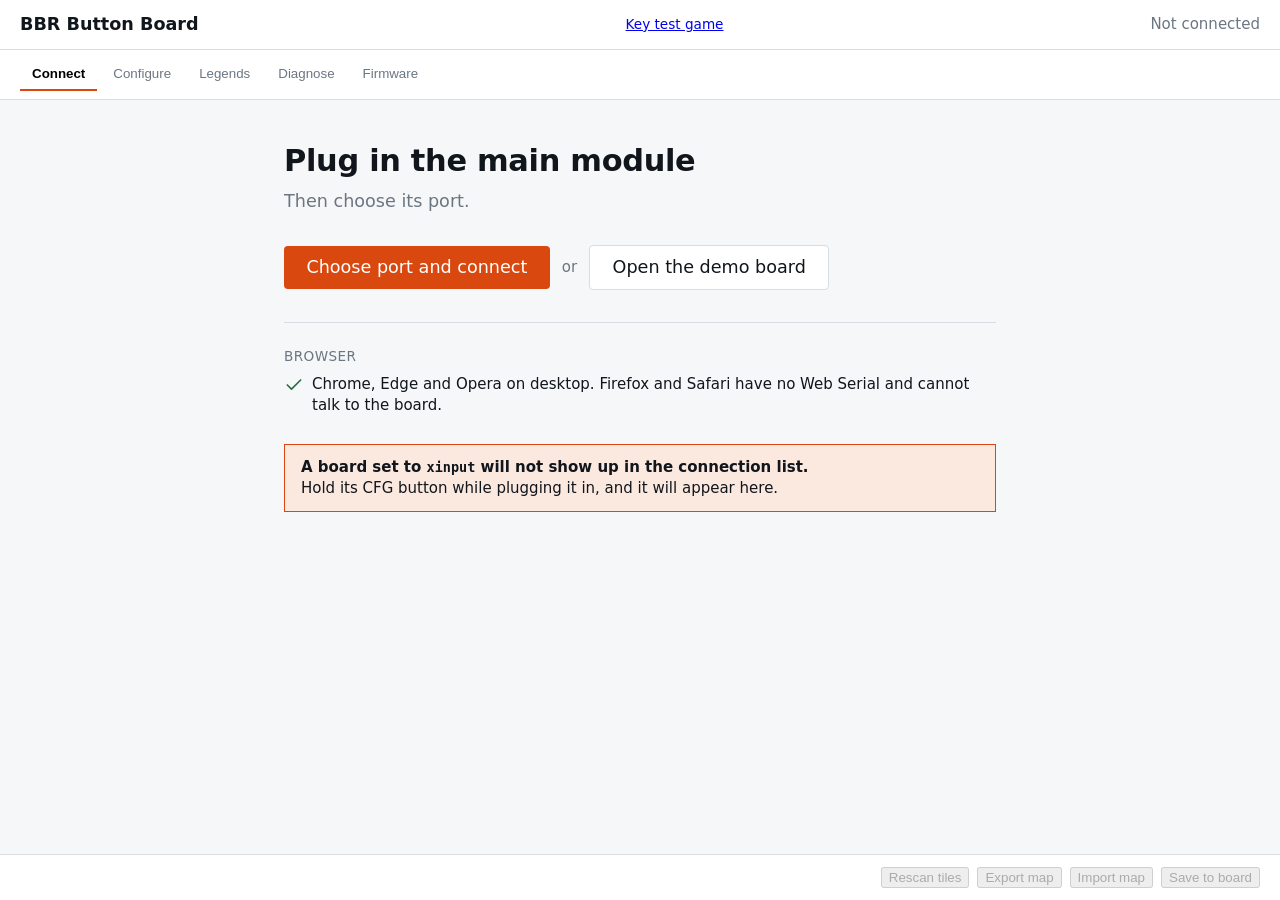
<file: index.html>
<!doctype html>
<html lang="en">
<head>
<meta charset="utf-8">
<meta name="viewport" content="width=device-width,initial-scale=1">
<title>BBR Button Board</title>
<link rel="icon" href="favicon.ico" sizes="any">
<link rel="icon" href="favicon.svg" type="image/svg+xml">
<link rel="apple-touch-icon" href="apple-touch-icon.png">
<link rel="stylesheet" href="src/style.css">
</head>
<body>
<header>
  <h1>BBR Button Board</h1>
  <a class="small" href="game.html" title="A running game that reads the board as a gamepad: a quick test of every key">Key test game</a>
  <div id="status" class="status">Not connected</div>
</header>

<p id="unsupported" class="notice" hidden>
  This page needs Web Serial, which is available in Chrome, Edge and Opera on
  desktop. It will not work in Firefox or Safari.
</p>

<nav id="tabs">
  <button data-screen="connect" class="active">Connect</button>
  <button data-screen="configure" disabled>Configure</button>
  <button data-screen="legends" disabled>Legends</button>
  <button data-screen="diagnose" disabled>Diagnose</button>
  <button data-screen="firmware" disabled>Firmware</button>
</nav>

<main id="screen"></main>

<footer>
  <span id="dirty" hidden>Unsaved changes</span>
  <span class="footer-actions">
    <button id="rescan" disabled title="Have the main module find every tile on the bus again. Buttons read released for a moment and display tiles clear.">Rescan tiles</button>
    <button id="map-export" disabled title="Download the board's map as a JSON file">Export map</button>
    <button id="map-import" disabled title="Replace the board's map with one from a file">Import map</button>
    <input id="map-import-file" type="file" accept=".json,application/json" hidden>
    <button id="save" disabled>Save to board</button>
  </span>
</footer>

<script type="module" src="src/app.js"></script>
</body>
</html>
</file>
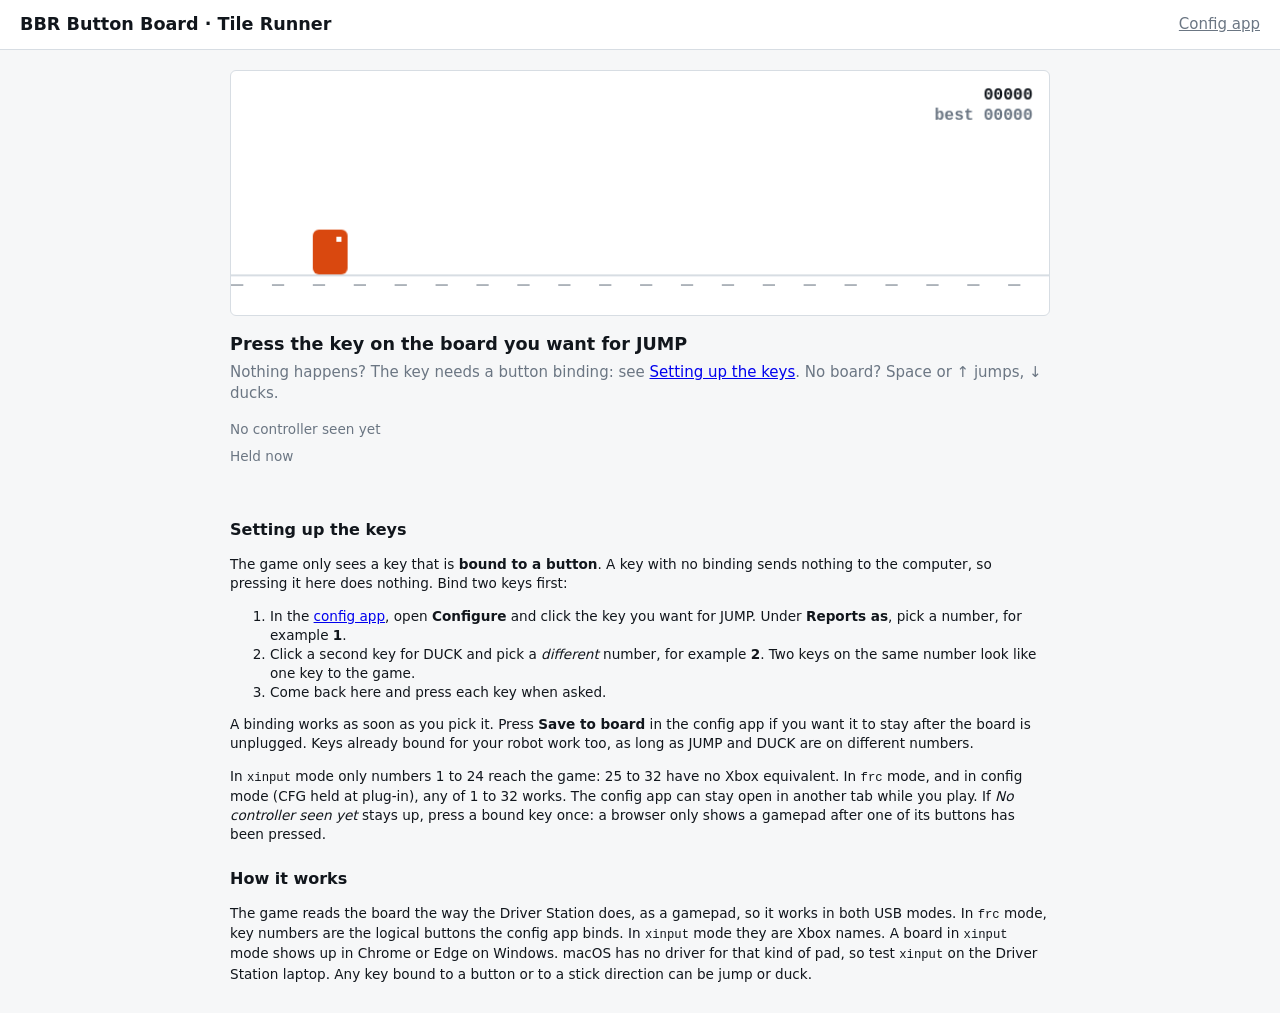
<file: game.html>
<!doctype html>
<html lang="en">
<head>
<meta charset="utf-8">
<meta name="viewport" content="width=device-width,initial-scale=1">
<title>Tile Runner</title>
<link rel="icon" href="favicon.ico" sizes="any">
<link rel="icon" href="favicon.svg" type="image/svg+xml">
<link rel="apple-touch-icon" href="apple-touch-icon.png">
<link rel="stylesheet" href="src/style.css">
<style>
  body { overflow:auto; height:auto; min-height:100vh; }
  .game { padding:1.25rem; max-width:860px; margin:0 auto; width:100%; }
  #field { display:block; width:100%; aspect-ratio:800/240; background:var(--surface); border:1px solid var(--rule); border-radius:6px; }
  #prompt { font-size:1.1rem; font-weight:600; margin:1rem 0 .25rem; min-height:1.5em; }
  #detail { color:var(--muted); margin:0 0 1rem; min-height:1.4em; }
  .bar { display:flex; gap:1rem; flex-wrap:wrap; align-items:center; margin:.5rem 0; }
  .held { display:flex; gap:.35rem; flex-wrap:wrap; min-height:1.8rem; }
  .held .chip.down { background:var(--accent); border-color:var(--accent); color:#fff; }
  #report table { max-width:520px; margin:.5rem 0; }
  header a { color:var(--muted); }
</style>
</head>
<body>
<header>
  <h1>BBR Button Board · Tile Runner</h1>
  <a href="./">Config app</a>
</header>

<div class="game">
  <canvas id="field" width="800" height="240" aria-label="Tile Runner game"></canvas>
  <p id="prompt">Press the key on the board you want for JUMP</p>
  <p id="detail">Nothing happens? The key needs a button binding: see <a href="#keys">Setting up the keys</a>. No board? Space or ↑ jumps, ↓ ducks.</p>

  <div class="bar">
    <span id="pad" class="muted small">No controller seen yet</span>
    <button id="rebind" hidden>Choose keys again</button>
  </div>
  <div class="small muted">Held now</div>
  <div id="held" class="held"></div>

  <h2 id="keys">Setting up the keys</h2>
  <p class="small">The game only sees a key that is <strong>bound to a button</strong>. A key with no binding sends
    nothing to the computer, so pressing it here does nothing. Bind two keys first:</p>
  <ol class="small">
    <li>In the <a href="./">config app</a>, open <strong>Configure</strong> and click the key you want for JUMP.
      Under <strong>Reports as</strong>, pick a number, for example <strong>1</strong>.</li>
    <li>Click a second key for DUCK and pick a <em>different</em> number, for example <strong>2</strong>. Two
      keys on the same number look like one key to the game.</li>
    <li>Come back here and press each key when asked.</li>
  </ol>
  <p class="small">A binding works as soon as you pick it. Press <strong>Save to board</strong> in the config app if you
    want it to stay after the board is unplugged. Keys already bound for your robot work too, as long as JUMP and
    DUCK are on different numbers.</p>
  <p class="small">In <code>xinput</code> mode only numbers 1 to 24 reach the game: 25 to 32 have no Xbox
    equivalent. In <code>frc</code> mode, and in config mode (CFG held at plug-in), any of 1 to 32 works. The
    config app can stay open in another tab while you play. If <em>No controller seen yet</em> stays up, press a
    bound key once: a browser only shows a gamepad after one of its buttons has been pressed.</p>

  <div id="report" hidden>
    <h2>Last run</h2>
    <table id="report-table"></table>
    <p class="small muted">A fast repeat is two presses of one key less than 60 ms apart. Nobody does that on
      purpose, so any at all means a switch is bouncing past its debounce or a lead is dropping out. Raise that
      tile's debounce in the config app, or check its cable.</p>
  </div>

  <h2>How it works</h2>
  <p class="small">The game reads the board the way the Driver Station does, as a gamepad, so it works in both
    USB modes. In <code>frc</code> mode, key numbers are the logical buttons the config app binds. In
    <code>xinput</code> mode they are Xbox names. A board in <code>xinput</code> mode shows up in Chrome or
    Edge on Windows. macOS has no driver for that kind of pad, so test <code>xinput</code> on the Driver
    Station laptop. Any key bound to a button or to a stick direction can be jump or duck.</p>
</div>

<script type="module" src="src/game.js"></script>
</body>
</html>
</file>
<file: src/style.css>
:root { --ink:#11161C; --muted:#6B7683; --rule:#D7DDE3; --accent:#D9480F; --ok:#2C6E49; --risk:#A32B2B; --bg:#F6F7F8; --surface:#fff; }
* { box-sizing: border-box; }
body { margin:0; font:15px/1.4 system-ui, sans-serif; color:var(--ink); background:var(--bg); height:100vh; overflow:hidden; display:flex; flex-direction:column; }
main { flex:1 1 auto; min-height:0; overflow:auto; }
header, footer { display:flex; align-items:center; justify-content:space-between; padding:.75rem 1.25rem; background:var(--surface); border-bottom:1px solid var(--rule); }
footer { border-top:1px solid var(--rule); border-bottom:0; position:sticky; bottom:0; }
.footer-actions { display:flex; gap:.5rem; margin-left:auto; }
h1 { font-size:1.1rem; margin:0; }
.status { color:var(--muted); font-variant-numeric:tabular-nums; }
.status.ok { color:var(--ok); }
.status.fault { color:var(--risk); }
.notice { margin:1rem 1.25rem; padding:.75rem 1rem; border:1px solid var(--accent); background:#FBE9E0; }
nav { display:flex; gap:.25rem; padding:.5rem 1.25rem; border-bottom:1px solid var(--rule); background:var(--surface); }
nav button { border:0; background:none; padding:.5rem .75rem; cursor:pointer; border-bottom:2px solid transparent; }
nav button.active { border-bottom-color:var(--accent); font-weight:600; }
nav button:disabled { color:var(--muted); cursor:default; }
main { padding:1.25rem; max-width:1000px; }
table { border-collapse:collapse; width:100%; background:var(--surface); }
th, td { text-align:left; padding:.4rem .6rem; border-bottom:1px solid var(--rule); font-variant-numeric:tabular-nums; }
th { color:var(--muted); font-weight:500; font-size:.85rem; }
code, .mono { font-family: ui-monospace, Menlo, monospace; font-size:.9em; }
button.primary { background:var(--accent); color:#fff; border:0; padding:.5rem 1rem; border-radius:4px; cursor:pointer; }
button.primary:disabled { opacity:.5; cursor:default; }
.key { display:inline-block; width:1.4rem; height:1.4rem; line-height:1.4rem; text-align:center; border:1px solid var(--rule); border-radius:3px; margin:1px; font-size:.75rem; }
.key.wide { width:2rem; cursor:pointer; background:var(--surface); }
.key.wide:hover { border-color:var(--accent); color:var(--accent); }
.key.down { background:var(--accent); color:#fff; border-color:var(--accent); }
.group { display:flex; gap:.4rem; flex-wrap:wrap; align-items:center; }
.chip { border:1px solid var(--rule); border-radius:999px; padding:.1rem .5rem; font-size:.85rem; background:var(--surface); }
.chip button { border:0; background:none; cursor:pointer; color:var(--muted); }
.lost { color:var(--risk); }
.log { background:#111; color:#ddd; padding:.75rem; height:12rem; overflow:auto; white-space:pre-wrap; overflow-wrap:anywhere; }

/* ---- shared bits the new screens lean on ---- */
.muted { color:var(--muted); }
.small { font-size:.85rem; }
.grow { flex-grow:1; }
h2 { font-size:1rem; margin:1.5rem 0 .5rem; }
h2:first-child { margin-top:0; }
.notice.risk { border-color:var(--risk); background:#FBEAEA; }
.chip.sel { border-color:var(--accent); background:#FBE9E0; }
main.wide { padding:0; max-width:none; overflow:hidden; }
.benchbar { display:flex; gap:.5rem; align-items:center; flex-wrap:wrap; }
.benchbar input { width:5.5rem; }

/* ---- Configure: chain · tile · inspector ---- */
.cfg { display:flex; align-items:stretch; height:100%; }
.cfg-rail { width:244px; flex-shrink:0; background:var(--surface); border-right:1px solid var(--rule); display:flex; flex-direction:column; overflow:auto; }
.rail-title, .insp-title { font-size:.85rem; color:var(--muted); font-weight:500; text-transform:uppercase; letter-spacing:.03em; }
.rail-title { padding:.9rem 1rem .5rem; }
.rail-list { display:flex; flex-direction:column; gap:.4rem; padding:0 .75rem; }
.rail-foot { padding:.75rem 1rem; border-top:1px solid var(--rule); font-size:.85rem; margin-top:auto; }

.tilecard { text-align:left; width:100%; font:inherit; color:inherit; border:1px solid var(--rule); background:var(--surface); border-radius:4px; padding:.6rem .75rem; cursor:pointer; }
.tilecard.sel { border-color:var(--accent); background:#FBE9E0; }
.tilecard.lost { border-color:var(--risk); }
.tilecard-top { display:flex; justify-content:space-between; align-items:baseline; gap:.5rem; }
.tilecard-name { font-weight:600; }
.tilecard-sub { font-size:.85rem; }
.tilecard-dots { display:flex; gap:3px; flex-wrap:wrap; margin-top:.5rem; }
.dot { width:12px; height:12px; border:1px solid var(--rule); background:var(--surface); }
.dot.bound { border-color:var(--accent); background:var(--accent); }
.dot.down { outline:2px solid var(--ink); outline-offset:1px; }

.cfg-canvas { flex-grow:1; min-width:0; padding:1.25rem 1.5rem; display:flex; flex-direction:column; overflow:auto; }
.cfg-head { display:flex; justify-content:space-between; align-items:baseline; gap:1rem; }
.cfg-head h2 { margin:0; font-size:1.1rem; }
.tilename { display:flex; align-items:center; gap:.5rem; flex-wrap:wrap; margin:.35rem 0 0; font-size:.85rem; }
.tilename input { font:inherit; color:var(--ink); background:var(--surface); border:1px solid var(--rule); border-radius:3px; padding:.2rem .4rem; width:12rem; max-width:100%; }
.tilename input:focus { outline:2px solid var(--accent); outline-offset:1px; }
.tileview { background:var(--surface); border:1px solid var(--rule); border-radius:4px; padding:1.75rem; display:flex; align-items:center; justify-content:center; flex-grow:1; margin:.75rem 0; }
.keygrid { display:grid; gap:14px; }
.keycell { width:92px; height:92px; border:1px solid var(--rule); background:var(--surface); color:inherit; font:inherit; cursor:pointer; display:flex; flex-direction:column; align-items:center; justify-content:center; gap:2px; }
.keycell.bound { border-color:var(--accent); background:#FBE9E0; }
.keycell.sel { border-color:var(--accent); background:var(--accent); color:#fff; }
.keycell.down { outline:3px solid var(--ink); outline-offset:2px; }
.keycell-k { font-size:.85rem; color:var(--muted); }
.keycell.sel .keycell-k { color:#fff; }
.keycell-b { font-weight:600; font-size:1.1rem; }
.keycell-led { width:8px; height:8px; border-radius:999px; margin-top:2px; }
.debounce { display:flex; flex-wrap:wrap; align-items:center; gap:.5rem; margin:.75rem 0; }
.debounce input { width:4.5rem; }
.legend { display:flex; gap:.4rem; align-items:center; font-size:.85rem; }
.legend .swatch { width:14px; height:14px; border:1px solid var(--rule); border-radius:3px; background:var(--surface); margin-left:.75rem; }
.legend .swatch:first-of-type { margin-left:0; }
.legend .swatch.bound { border-color:var(--accent); background:#FBE9E0; }
.legend .swatch.sel { border-color:var(--accent); background:var(--accent); }
.legend .swatch.down { outline:2px solid var(--ink); outline-offset:1px; }

.cfg-inspect { width:344px; flex-shrink:0; background:var(--surface); border-left:1px solid var(--rule); padding:1.25rem; display:flex; flex-direction:column; gap:1.25rem; overflow:auto; }
.insp-head { margin-top:.4rem; }
.btngrid { display:grid; grid-template-columns:repeat(8,minmax(0,1fr)); gap:4px; margin-top:.5rem; }
.btncell { padding:.25rem 0; font:inherit; font-size:.85rem; border:1px solid var(--rule); background:var(--surface); color:var(--muted); border-radius:3px; cursor:pointer; }
.btncell.used { color:var(--ink); }
.btncell.sel { border-color:var(--accent); background:var(--accent); color:#fff; }
.swatches { display:flex; flex-wrap:wrap; gap:6px; align-items:center; }
.ledpick { width:28px; height:28px; border-radius:4px; border:1px dashed var(--rule); cursor:pointer;
           background:conic-gradient(red, yellow, lime, cyan, blue, magenta, red); position:relative; overflow:hidden; }
.ledpick.sel { outline:2px solid var(--ink); outline-offset:1px; }
.ledpick input { position:absolute; inset:0; width:100%; height:100%; opacity:0; cursor:pointer; border:0; padding:0; }
.ledsw { width:28px; height:28px; border-radius:4px; border:1px solid var(--rule); cursor:pointer; }
.ledsw.sel { outline:2px solid var(--ink); outline-offset:1px; }
.ledsw.off { background:var(--surface); border:1px solid var(--rule); color:var(--muted); }

/* ---- Firmware: tiles left, main module + log right ---- */
.fw { display:flex; align-items:stretch; height:100%; }
.fw-tiles { flex-grow:1; min-width:0; padding:1.25rem 1.5rem; overflow:auto; }
.fw-side { width:400px; flex-shrink:0; background:var(--surface); border-left:1px solid var(--rule); padding:1.25rem; display:flex; flex-direction:column; overflow:auto; }
.fw-side .log { flex:1 1 auto; min-height:6rem; margin:.5rem 0 0; border-radius:4px; }
.fwcard { background:var(--surface); border:1px solid var(--rule); border-radius:4px; padding:.85rem 1rem; margin-bottom:.6rem; }
.fwcard.stale { border-color:var(--accent); }
.fwcard.lost { border-color:var(--risk); }
.fwcard-top { display:flex; align-items:center; justify-content:space-between; gap:1rem; }
.fwcard-name { font-weight:600; }
.fwbtn { padding:.5rem 1rem; border-radius:4px; border:1px solid var(--rule); background:var(--surface); color:inherit; font:inherit; white-space:nowrap; cursor:pointer; }
.fwbtn.go { background:var(--accent); border-color:var(--accent); color:#fff; font-weight:500; }
.fwbtn.busy { border-color:var(--accent); color:var(--accent); cursor:default; }
.fwbtn.none { border-color:transparent; color:var(--muted); cursor:default; }
.fwbar { height:6px; border-radius:999px; background:var(--rule); margin-top:.85rem; overflow:hidden; }
.fwfill { height:6px; background:var(--accent); }
.fwnote { margin-top:.5rem; }

/* ---- Connect: the gate ---- */
.gate { max-width:760px; padding:2.5rem 1.5rem; margin:0 auto; }
.hero { font-size:1.9rem; font-weight:600; letter-spacing:-.01em; margin:0 0 .4rem; }
.hero-sub { font-size:1.1rem; color:var(--muted); max-width:33em; margin:0 0 2rem; text-wrap:pretty; }
.hero-actions { display:flex; gap:.75rem; align-items:center; flex-wrap:wrap; margin:0 0 2rem; }
button.big { padding:.7rem 1.4rem; font-size:1.1rem; border-radius:4px; font-family:inherit; cursor:pointer; }
button.big:not(.primary) { border:1px solid var(--rule); background:var(--surface); color:var(--ink); }
button.big:not(.primary):hover { border-color:var(--accent); color:var(--accent); }
.facts { display:flex; gap:2.5rem; border-top:1px solid var(--rule); padding-top:1.5rem; }
.facts > div { flex:1 1 0; min-width:0; }
.fact { display:flex; gap:.5rem; align-items:flex-start; margin-top:.5rem; }
.fact svg { flex-shrink:0; margin-top:.1rem; }
.ident { width:auto; background:none; margin-top:.5rem; }
.ident th { text-align:left; padding:.2rem 1.25rem .2rem 0; border:0; font-weight:500; color:var(--muted); vertical-align:top; }
.ident td { padding:.2rem 0; border:0; }
.gate .notice { margin:1.75rem 0 0; }

/* ---- Diagnose ---- */
.diag { max-width:1000px; padding:1.25rem 1.5rem; margin:0 auto; height:100%; overflow:auto; }
.diag > .notice { margin:0 0 1rem; }
.pills { display:flex; gap:.4rem; margin-bottom:1rem; }
.pill { padding:.35rem .9rem; border-radius:999px; font:inherit; font-size:.9rem; border:1px solid var(--rule); background:var(--surface); color:inherit; cursor:pointer; }
.pill:hover { border-color:var(--accent); }
.pill.sel { border-color:var(--accent); background:#FBE9E0; font-weight:600; }
.card { background:var(--surface); border:1px solid var(--rule); border-radius:4px; padding:1rem 1.1rem; margin-bottom:1rem; }
.card > table { margin:-.25rem 0; }
.card-head { display:flex; align-items:baseline; justify-content:space-between; gap:1rem; margin-bottom:.4rem; }
.card p:last-child { margin-bottom:0; }
.dots { display:inline-flex; gap:3px; }
.diag-foot { margin:0; }
.card .ident input { width:6rem; }

/* ---- Configure: encoders ---- */
/* Full width, so a panel's min(320px,100%) has something to be 100% of on a tile with no keys. */
.tilestack { display:flex; flex-direction:column; gap:1.5rem; align-items:center; width:100%; }
.encstrip { display:flex; gap:1.5rem; border-top:1px solid var(--rule); padding-top:1.25rem; }
.knob { width:92px; border:1px solid var(--rule); background:var(--surface); color:inherit; font:inherit;
        border-radius:4px; padding:.6rem .25rem; cursor:pointer; display:flex; flex-direction:column;
        align-items:center; gap:2px; }
.knob.bound { border-color:var(--accent); background:#FBE9E0; }
.knob.sel { border-color:var(--accent); background:var(--accent); color:#fff; }
.knob.sel .keycell-k { color:#fff; }
.knob-b { font-size:.8rem; font-weight:600; }
.dot.ring { border-radius:999px; border-width:2px; background:none; }
.dot.ring.bound { background:none; border-color:var(--accent); }
.chip.taken { color:var(--muted); border-style:dashed; }
.dirpick { display:flex; align-items:center; justify-content:space-between; gap:.5rem; margin-top:.4rem; }
.dirpick select { max-width:11rem; }

/* ---- Configure: sticks (§17) ---- */
/* Travel circle, crosshair, the raw reading as a ring and the output as a dot. */
.stickknob { width:108px; }
.stickview { display:block; overflow:visible; }
.stick-edge { fill:none; stroke:currentColor; stroke-width:.04; opacity:.5; }
.stick-cross { stroke:currentColor; stroke-width:.02; opacity:.3; }
.stick-raw { fill:none; stroke:var(--muted); stroke-width:.04; }
.stick-out { fill:var(--accent); }
.knob.sel .stick-out { fill:#fff; }
.knob.sel .stick-raw { stroke:#fff; opacity:.7; }
.stickinsp { display:flex; gap:1rem; align-items:center; margin-top:.5rem; }
.stickinsp .mono { margin-bottom:.4rem; }
.calbar { display:flex; align-items:center; gap:.5rem; margin:.25rem 0; }
.calbar > span:first-child { width:4.5rem; }
.calbar-track { flex:1; height:.5rem; border:1px solid var(--rule); border-radius:999px; overflow:hidden; background:var(--surface); }
.calbar-fill { display:block; height:100%; width:0; background:var(--muted); transition:width .2s; }
.calbar-fill.full { background:var(--ok); }

/* ---- Configure: display panels (§14) ---- */
/* The preview is drawn dark whatever the page theme is: it is a picture of a
   panel, not part of the page, and a "black" background that is not black
   would misreport what the tile will show. */
.panel { display:block; width:min(320px,100%); padding:6px; cursor:pointer; font:inherit;
         border:1px solid var(--rule); border-radius:6px; background:#222; }
.panel.sel { border-color:var(--accent); box-shadow:0 0 0 2px var(--accent); }
.panel-grid { display:grid; height:100%; width:100%; border-radius:2px; overflow:hidden; }
.panel-row { display:flex; align-items:center; overflow:hidden; white-space:pre;
             font-family:ui-monospace,SFMono-Regular,Menlo,monospace; line-height:1;
             font-size:clamp(7px,2.6vw,15px); }
/* Pixels, shown as pixels: a 128 px picture blown up to 320 px must not be
   smoothed, or the preview stops being a preview of the dither. */
.panel-pic { display:block; width:100%; height:100%; border-radius:2px; image-rendering:pixelated; }
.picprev { display:block; width:100%; max-width:220px; margin:.6rem 0 .35rem;
           border:1px solid var(--rule); border-radius:4px; background:#222;
           image-rendering:pixelated; }
.disprow { display:flex; align-items:center; gap:.3rem; margin-bottom:.35rem; }
.disprow-n { width:2.2rem; flex:none; font-size:.8rem; }
.disprow input[type=text] { flex:1; min-width:0; font-family:ui-monospace,SFMono-Regular,Menlo,monospace; }
.disprow select { flex:none; max-width:5.5rem; font-size:.85rem; }
.disprow-dbl { flex:none; display:flex; align-items:center; gap:.15rem; font-size:.8rem; color:var(--muted); }
/* The picture controls carry sentences rather than words -- "a stored picture
   -- seconds once, then one frame" is the whole difference between §14.8 and
   §14.9 -- so each gets its own line and the control fills the inspector
   instead of widening it. */
.cfg-inspect select { max-width:100%; }
.pickrow { display:block; font-size:.8rem; color:var(--muted); margin:.35rem 0; }
.pickrow select { display:block; width:100%; margin-top:.15rem; }
.disprow.dbl .disprow-n { font-weight:600; color:var(--accent); }
.small.fault { color:var(--accent); }

/* ---- Legend codes: rumble as a control channel (§8.8) ---- */
.rumblelive { border:1px solid var(--rule); border-radius:4px; padding:.45rem .6rem; margin:.5rem 0 .35rem;
              background:var(--bg); font-size:.85rem; min-height:2.2rem; }
.rumblerow { border-radius:3px; padding:.05rem .15rem; }
.rumblerow.bound .disprow-n { color:var(--accent); font-weight:600; }
.rumblerow.hit { background:#FBE9E0; box-shadow:inset 3px 0 0 var(--accent); }
.rumblerow select { max-width:6rem; }
.ftccall { background:#111; color:#ddd; padding:.6rem .7rem; border-radius:4px; overflow:auto;
           font-family:ui-monospace,Menlo,monospace; font-size:.78rem; margin:.35rem 0 .4rem; }

/* ---- The §8.5 slots drawn as an Xbox pad, beside the 1–32 grid ---- */
.xpad { position:relative; width:100%; aspect-ratio:300 / 210; margin-top:.5rem; }
.xpad-body { position:absolute; inset:0; width:100%; height:100%; }
.xpad-body path { fill:var(--bg); stroke:var(--rule); stroke-width:.6; vector-effect:non-scaling-stroke; }
.xpad-ring { position:absolute; width:54px; height:54px; transform:translate(-50%,-50%);
             border:1px dashed var(--rule); border-radius:999px; pointer-events:none; }
.xcell { position:absolute; transform:translate(-50%,-50%); min-width:24px; height:22px; padding:0 4px;
         font:inherit; font-size:.72rem; line-height:20px; border:1px solid var(--rule); border-radius:3px;
         background:var(--surface); color:var(--muted); cursor:pointer; white-space:nowrap; }
.xcell.click { border-radius:999px; }
.xcell:hover { border-color:var(--accent); }
.xcell.used { color:var(--ink); }
.xcell.sel, .xcell.down { border-color:var(--accent); background:var(--accent); color:#fff; }
.btncell.noslot { opacity:.45; }
.btncell small { display:block; white-space:nowrap; font-size:.62rem; line-height:1; color:inherit; opacity:.8; }
.bench-pad { max-width:340px; margin-top:.75rem; }

/* Legends overview: one card per rumble code */
.legends h2 { margin:0 0 .4rem; }
.legend-card.unused { opacity:.6; }
.legend-item { display:flex; align-items:flex-start; gap:.75rem; padding:.45rem 0; border-top:1px solid var(--rule); }
.legend-item:first-of-type { border-top:0; }
.legend-what { width:6.5rem; flex:none; font-size:.85rem; color:var(--muted); }
.legend-body { flex:1; min-width:0; }
.legend-body .chip { display:inline-block; margin:0 .3rem .3rem 0; }
.minipanel { width:max-content; max-width:100%; overflow-x:auto; margin-top:.35rem;
  background:#000; padding:3px; border-radius:3px; font:12px/1.25 ui-monospace, Menlo, monospace; }
.mini-row { white-space:pre; padding:0 1px; }
.mini-row.dbl { font-size:200%; line-height:1.2; }

/* desk (§8.9): the rows of action chips under a key */
.group + .group { margin-top: .35rem; }
.hidrow { display: flex; gap: .4rem; flex-wrap: wrap; align-items: center; }
.chord { display: flex; gap: .4rem; flex-wrap: wrap; align-items: center; margin-top: .5rem; }
.sim-num { font-size: 1.4rem; margin: .2rem 0; }
</file>
